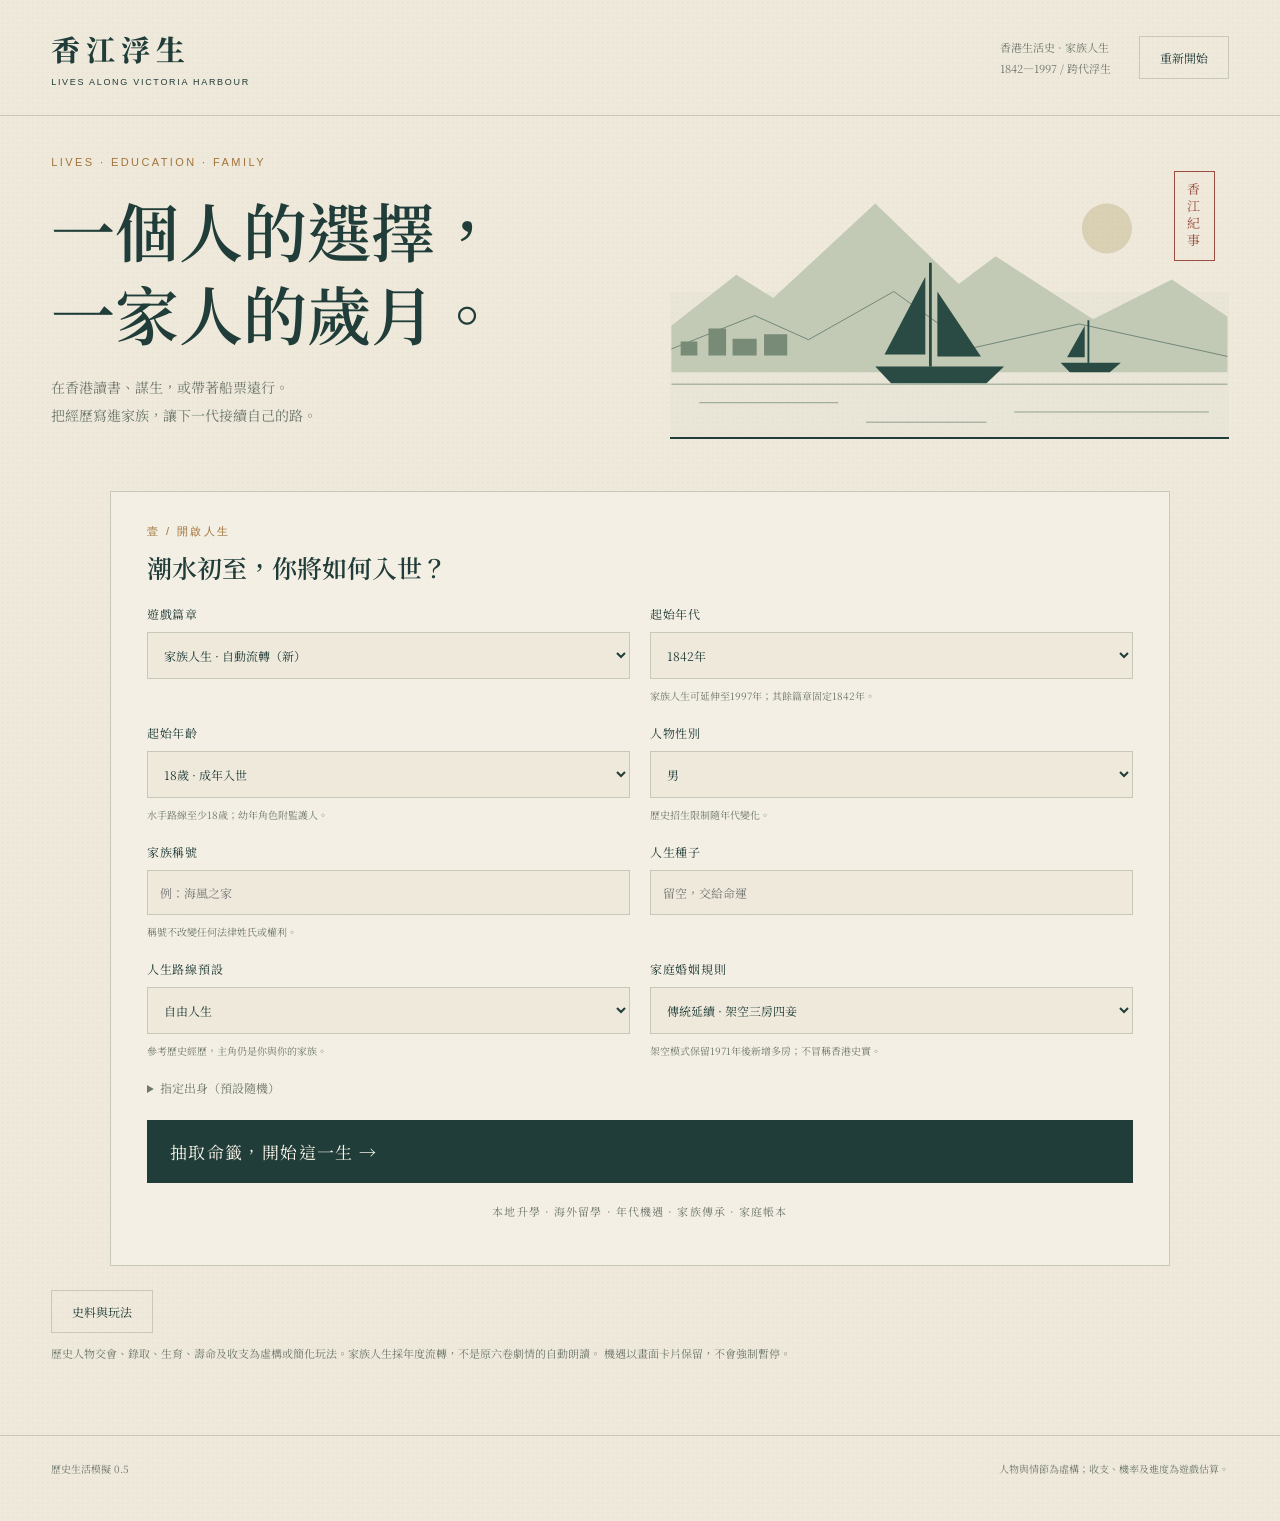
<file: harbour-lives/index.html>
<!doctype html><html lang="zh-Hant"><head><meta charset="utf-8"><meta name="viewport" content="width=device-width,initial-scale=1"><title>香江浮生 · Lives Along Victoria Harbour</title><link rel="stylesheet" href="style.css?v=0.5"><link rel="stylesheet" href="life-style.css?v=0.5"></head><body><header><a href="#" class="brand">香江浮生<span>LIVES ALONG VICTORIA HARBOUR</span></a><div class="edition">香港生活史 · 家族人生<br>1842—1997 / 跨代浮生</div><button id="newGame" class="quiet">重新開始</button></header><main id="app"></main><dialog id="modal"><div id="modalBody"></div><button id="closeModal">返回街頭</button></dialog><footer>歷史生活模擬 0.5 <span>人物與情節為虛構；收支、機率及進度為遊戲估算。</span></footer><script src="game.js"></script><script src="story-data.js"></script><script src="chronicle.js"></script><script src="onboarding.js"></script><script src="life-data.js?v=0.5"></script><script src="life-engine.js?v=0.5"></script><script src="route-data.js?v=0.5"></script><script src="life-expansion.js?v=0.5"></script></body></html>
</file>
<file: harbour-lives/style.css>
@import url('https://fonts.googleapis.com/css2?family=Noto+Serif+TC:wght@400;600;800&display=swap');
.story-layout{display:grid;grid-template-columns:235px minmax(0,760px);gap:55px;justify-content:center}.story-progress{display:grid;grid-template-columns:repeat(6,1fr);border-top:1px solid #c8c8b6;border-bottom:1px solid #c8c8b6;margin:28px 0 36px}.story-progress span{font-size:12px;padding:14px 8px;color:#838a7b;text-align:center;border-bottom:2px solid transparent}.story-progress small{display:block;font:10px Georgia;margin-top:5px}.story-progress .current{color:#213d39;background:#dadfcf88;border-bottom-color:#a1743b}.story-progress .complete{color:#a1743b}.story-page h2{font-size:36px;margin:18px 0 22px}.story-page>p{font-size:16px;line-height:2.2}.chapter-intro{color:#7d765f;font-size:13px!important;border-bottom:1px solid #c8c8b6;padding-bottom:20px}.origin-voice{border-left:2px solid #a1743b;padding:12px 20px;background:#f7f3e766;margin:24px 0}.origin-voice span{font-size:11px;color:#a1743b;letter-spacing:.1em}.origin-voice p{font-size:14px;line-height:2;margin:10px 0}.story-page blockquote{margin:30px 0;font-size:21px;line-height:1.9;color:#426054}.story-page cite{display:block;text-align:right;font-style:normal;font-size:12px;color:#6f786d}.story-choices{display:grid;gap:12px}.story-choices button{display:flex;align-items:center;gap:18px;text-align:left;background:#f7f3e7;color:#213d39;border:1px solid #c8c8b6;padding:19px}.story-choices button div{flex:1}.story-choices strong{display:block;font-size:16px;font-weight:600}.story-choices small{display:block;font-size:11px;color:#6f786d;margin-top:9px;line-height:1.8}.story-facts{margin-top:32px;padding:18px 0;border-top:1px solid #c8c8b6;font-size:12px;color:#6f786d}.story-facts summary{cursor:pointer}.story-facts p{font-size:12px;line-height:1.9}.story-facts a{color:#80603b}.story-echo{margin:20px 0;border-top:1px dotted #a1743b;padding:14px 0;color:#746344}.story-echo strong{font-size:11px;letter-spacing:.15em}.story-echo p{font-size:13px;line-height:1.9}.story-result{padding:24px;background:#dce3d1;border-left:3px solid #426054;margin:28px 0}.story-result p{font-size:15px;line-height:2}.story-result small{font-size:11px;color:#6f786d}.story-tools{display:grid;gap:9px;margin-top:25px}.story-ending{max-width:760px;margin:20px auto 60px}.story-ending>p{font-size:16px;line-height:2.2}.story-ending h2{font-size:20px}.story-ending h1{margin-bottom:30px}@media(min-width:1000px){.setup-fields{grid-template-columns:1fr 1fr}.setup{max-width:1060px}}@media(max-width:750px){.story-layout{grid-template-columns:1fr;gap:28px}.story-layout>aside{display:grid;grid-template-columns:1fr 1fr;gap:0 20px}.story-layout>aside>.panel-label,.story-layout>aside>.subtle,.story-layout>aside>.money,.story-tools{grid-column:1/-1}.story-tools{display:flex;flex-wrap:wrap;margin:10px 0}.story-tools button{padding:9px 12px}.story-progress{grid-template-columns:repeat(3,1fr)}.story-page h2{font-size:29px}.story-page>p{font-size:15px}.story-page blockquote{font-size:19px}.story-choices button{padding:15px;gap:12px}}
.setup{border:1px solid #c8c8b6;background:#f8f4e9aa;padding:32px 36px;max-width:1060px;margin:0 auto}.setup-title h2{margin:14px 0 10px;font-size:28px}.setup-title p{font-size:13px;color:#6f786d;margin-bottom:26px}.setup-fields{display:grid;grid-template-columns:1fr 1fr 1fr;gap:20px}label{display:block;font-size:12px;letter-spacing:.06em}select,input{display:block;width:100%;font:inherit;color:#213d39;background:#eee9db;border:1px solid #c8c8b6;border-radius:0;padding:13px 12px;margin-top:10px;min-width:0}label small{display:block;font-size:10px;line-height:1.7;letter-spacing:0;color:#6f786d;margin-top:8px}.origin-settings{margin:20px 0;font-size:12px;color:#6f786d}.origin-settings summary{cursor:pointer}.origin-settings select{max-width:350px}.birth-button{width:100%;text-align:left;padding:18px 22px;font-size:17px;margin-top:4px;letter-spacing:.08em}.birth-button span{float:right}.setup-caption{text-align:center;font-size:11px;letter-spacing:.1em;color:#6f786d;margin-top:18px}.opening-hero{margin-bottom:35px}.life-controls{border-top:1px solid #c8c8b6;padding:16px 0 20px;display:grid;grid-template-columns:1fr auto;gap:12px 28px;margin-bottom:10px}.focus-field{max-width:420px}.focus-field select{margin-top:7px}.time-controls{display:flex;align-items:end;gap:10px}.time-controls select{width:auto}.time-controls button{white-space:nowrap;height:46px}.seed-line{grid-column:1/-1;color:#6f786d;font:10px Arial;line-height:1.7;overflow-wrap:anywhere}.sr-only{position:absolute;width:1px;height:1px;padding:0;margin:-1px;overflow:hidden;clip:rect(0,0,0,0);white-space:nowrap;border:0}button:focus-visible,input:focus-visible,select:focus-visible,summary:focus-visible{outline:2px solid #a1743b;outline-offset:4px}@media(max-width:800px){.setup{padding:24px}.setup-fields{grid-template-columns:1fr}.setup-title h2{font-size:23px}.life-controls{grid-template-columns:1fr}.time-controls{justify-content:space-between}.time-controls select{flex:1}.setup-caption{line-height:2}.opening-hero h1{font-size:40px}}
:root{--ink:#213d39;--paper:#eee9db;--muted:#6f786d;--line:#c8c8b6;--gold:#a1743b;--red:#9b4e3f}*{box-sizing:border-box}body{margin:0;background:var(--paper);color:var(--ink);font-family:Georgia,'Noto Serif TC',serif;background-image:radial-gradient(#8e8a6a0d 1px,transparent 1px);background-size:5px 5px}header{max-width:1400px;margin:auto;padding:28px 4%;display:flex;align-items:center;border-bottom:1px solid var(--line);gap:28px}.brand{font-size:29px;font-weight:800;letter-spacing:.2em;color:inherit;text-decoration:none}.brand span{display:block;font:9px Arial;letter-spacing:.19em;margin-top:8px}.edition{font-size:11px;line-height:1.9;color:var(--muted);margin-left:auto}button{font:inherit;cursor:pointer;border:1px solid var(--ink);background:var(--ink);color:#faf6e9;padding:12px 20px;transition:.2s}button:hover{filter:brightness(1.15);transform:translateY(-1px)}button:disabled{opacity:.4;cursor:not-allowed;transform:none}.quiet{background:transparent;color:var(--ink);border-color:var(--line);font-size:12px}main{max-width:1400px;margin:auto;padding:40px 4%}.eyebrow{font:11px Arial;letter-spacing:.22em;color:var(--gold);text-transform:uppercase}h1{font-size:clamp(40px,5vw,72px);font-weight:600;line-height:1.3;margin:20px 0}h2{font-size:25px;font-weight:600;margin:10px 0 20px}h3{font-weight:600}p{line-height:1.95}.hero{display:grid;grid-template-columns:1fr 1fr;gap:60px;align-items:center;margin-bottom:48px}.hero p{max-width:510px;color:var(--muted);font-size:14px}.harbour{position:relative;height:280px;overflow:hidden;border-bottom:2px solid var(--ink);background:linear-gradient(transparent 48%,#cad2c524 48%)}.harbour svg{width:100%;height:100%}.stamp{position:absolute;right:14px;top:12px;border:1px solid var(--red);color:var(--red);padding:10px;writing-mode:vertical-rl;letter-spacing:.3em;font-size:13px}.sectionbar{display:flex;justify-content:space-between;align-items:center;border-top:1px solid var(--ink);padding:18px 0;font-size:12px;letter-spacing:.1em}.origins{display:grid;grid-template-columns:repeat(4,1fr);gap:16px}.origin{padding:24px;border:1px solid var(--line);background:#f7f3e655;cursor:pointer;text-align:left;color:var(--ink);min-height:265px}.origin:hover{border-color:var(--gold);background:#f9f5e8}.number{font:12px Arial;color:var(--gold)}.origin h3{font-size:20px;margin:32px 0 10px}.origin p{font-size:12px;color:var(--muted);min-height:70px}.origin small{font-size:11px}.intro-bottom{display:flex;gap:12px;margin-top:24px}.game-head{display:flex;justify-content:space-between;align-items:end;gap:20px;margin-bottom:28px}.game-head h1{font-size:38px;margin:10px 0}.game-head p{font-size:12px;margin:0;color:var(--muted)}.date{text-align:right;font-size:27px}.date small{font-size:11px;color:var(--muted);display:block;margin-top:7px}.layout{display:grid;grid-template-columns:245px 1fr 280px;gap:28px}.panel{border-top:2px solid var(--ink);padding-top:18px}.panel-label{font-size:11px;letter-spacing:.15em;color:var(--muted);margin-bottom:20px}.stat{margin:17px 0;font-size:12px}.stat div{display:flex;justify-content:space-between;margin-bottom:9px}progress{width:100%;height:4px;border:0;display:block;accent-color:var(--ink)}progress::-webkit-progress-bar{background:#d7d7c8}progress::-webkit-progress-value{background:var(--ink)}.money{font-size:35px;margin:7px 0}.subtle{font-size:11px;color:var(--muted);line-height:1.8}.tabs{display:flex;border-bottom:1px solid var(--line);margin-bottom:24px;gap:24px}.tabs button{background:none;color:var(--muted);padding:10px 0;border:0;border-bottom:2px solid transparent;font-size:13px}.tabs button.active{color:var(--ink);border-bottom-color:var(--ink)}.scene{padding:20px 24px;background:#d8ddcd66;border-left:3px solid var(--gold);margin-bottom:24px}.scene h3{margin:0 0 10px;font-size:20px}.scene p{font-size:13px;margin:0}.actions{display:grid;grid-template-columns:1fr 1fr;gap:12px}.action{color:var(--ink);border-color:var(--line);background:#f6f1e655;text-align:left;padding:17px}.action strong{display:block;font-size:15px;font-weight:600;margin-bottom:7px}.action small{font-size:11px;color:var(--muted);line-height:1.7;display:block}.turn{display:flex;align-items:center;justify-content:space-between;margin-top:24px;border-top:1px solid var(--line);padding-top:18px}.turn span{font-size:11px;color:var(--muted)}.log{border-bottom:1px solid var(--line);padding:13px 0;font-size:12px;line-height:1.8}.log small{display:block;color:var(--gold);font-size:10px}.ledger{display:flex;justify-content:space-between;border-bottom:1px solid var(--line);padding:13px 0;font-size:13px}.job{padding:20px;border:1px solid var(--line);margin:12px 0}.job p{font-size:12px}.badge{font-size:10px;background:#d4dacb;padding:4px 8px}.notice{font-size:12px;color:var(--red);line-height:1.8}dialog{max-width:600px;width:90%;background:var(--paper);color:var(--ink);border:1px solid var(--gold);padding:32px;max-height:85vh}dialog::backdrop{background:#172d2bd9}dialog p,dialog li{font-size:13px;line-height:1.9}dialog a{color:var(--gold)}.choices{display:grid;gap:12px;margin:24px 0}.choices button{text-align:left}footer{max-width:1400px;margin:20px auto;padding:25px 4%;font-size:10px;color:var(--muted);border-top:1px solid var(--line);display:flex;justify-content:space-between;gap:20px}@media(max-width:1050px){.layout{grid-template-columns:200px 1fr}.journal{grid-column:1/-1}.origins{grid-template-columns:1fr 1fr}}@media(max-width:650px){header{padding:20px}.edition{display:none}.brand{font-size:23px}header button{margin-left:auto}main{padding:25px 20px}.hero{grid-template-columns:1fr;gap:10px;margin-bottom:25px}.harbour{height:160px}.origins{gap:10px}.origin{padding:16px;min-height:230px}.origin h3{font-size:16px;margin-top:20px}.layout{grid-template-columns:1fr}.sidebar{display:grid;grid-template-columns:1fr 1fr;gap:0 25px}.sidebar .panel-label,.sidebar .money,.sidebar .subtle,.sidebar button{grid-column:1/-1}.game-head{align-items:start}.game-head h1{font-size:27px}.date{font-size:20px;min-width:100px}.tabs{gap:18px}.action{padding:13px}.turn{gap:10px}footer{display:block;line-height:2}footer span{display:block}}
</file>
<file: harbour-lives/life-style.css>
.dynasty-layout{display:grid;grid-template-columns:205px minmax(0,1fr) 265px;gap:28px}.english-name{display:block;font-size:15px;font-weight:400;letter-spacing:0;margin-top:10px}.dynasty-layout .money{font-size:38px}.household-ledger{position:sticky;top:20px;align-self:start;background:#e7e5d5;padding:20px 18px;border:1px solid #c8c8b6;border-top:3px solid #a1743b}.household-ledger .ledger{font-size:12px;padding:14px 0}.family-grid{display:grid;grid-template-columns:repeat(2,minmax(0,1fr));gap:12px;margin:18px 0 30px}.family-member{border:1px solid #c8c8b6;padding:18px;background:#f8f4e755;overflow-wrap:anywhere}.family-member.active{border-color:#6e8b73;background:#dbe1d055}.family-member h3{font-size:17px;margin:16px 0 8px}.family-member button{font-size:11px;padding:8px 11px;margin:5px 6px 0 0}.d-main .scene h2{font-size:27px;margin:12px 0}.d-main .scene p{font-size:13px}.d-journal .log{padding:16px 0}.d-character .stat{margin:22px 0}.d-character progress{height:4px}.choices button small{display:block;font-size:11px;margin-top:8px;line-height:1.8;opacity:.8}.household-ledger .story-tools button{width:100%;text-align:left}select:disabled,input:disabled{opacity:.5}.life-controls .time-controls{flex-wrap:wrap}.seed-line{margin:0}.setup .setup-fields{grid-template-columns:repeat(2,minmax(0,1fr))}@media(max-width:1100px){.dynasty-layout{grid-template-columns:175px minmax(0,1fr) 225px;gap:18px}.household-ledger{padding:16px 13px}}@media(max-width:850px){.dynasty-layout{grid-template-columns:minmax(0,1fr) 240px}.d-character{grid-column:1/-1;display:grid;grid-template-columns:repeat(5,1fr);gap:0 18px}.d-character>.panel-label,.d-character>.subtle,.d-character>.story-tools{grid-column:1/-1}.d-character .story-tools{display:flex;flex-wrap:wrap;margin:5px 0 15px}.d-character .stat{margin:10px 0}.d-character .stat div{gap:5px}.family-grid{grid-template-columns:1fr}.life-controls{grid-template-columns:1fr}.time-controls{justify-content:flex-start}}@media(max-width:620px){.dynasty-layout{display:flex;flex-direction:column}.d-character{display:grid;grid-template-columns:repeat(3,1fr);order:0}.d-main{order:2}.household-ledger{position:static;order:1;width:100%;margin:8px 0 20px}.household-ledger .ledger{display:inline-flex;width:48%;gap:12px;justify-content:space-between;padding-right:15px}.household-ledger .story-tools{display:grid;grid-template-columns:1fr 1fr}.household-ledger .story-tools button{font-size:12px;text-align:center;padding:10px}.family-grid{grid-template-columns:1fr 1fr}.setup .setup-fields{grid-template-columns:1fr}.game-head h1{font-size:27px}.english-name{font-size:13px}.time-controls select{min-width:170px}.life-controls .time-controls button{padding:10px 12px}.d-main .scene{padding:18px}.family-member{padding:13px}.family-member h3{font-size:15px}}@media(max-width:380px){.family-grid{grid-template-columns:1fr}}
.flow-settings{display:contents}.opportunity-card{background:#f9f5e7;border:1px solid #b9b9a2;border-top:3px solid #a1743b;padding:22px;margin-bottom:25px}.opportunity-heading{display:flex;justify-content:space-between;align-items:start;gap:16px}.opportunity-heading h2{font-size:25px;line-height:1.5;margin:12px 0}.opportunity-card>p{font-size:13px;line-height:2}.opportunity-choices{display:grid;gap:10px;margin:20px 0}.opportunity-choices button{background:#edf0e1;color:#213d39;border:1px solid #bfc5b2;text-align:left;padding:15px}.opportunity-choices button small{font-size:10px;display:block;line-height:1.8;margin-top:7px;color:#6f786d}.opportunity-footer{display:flex;justify-content:space-between;align-items:center;gap:15px}.opportunity-footer small{font-size:10px;color:#7b796c}.opportunity-footer button{font-size:10px;padding:8px 10px}.opportunity-card details{margin-top:15px;font-size:11px;color:#6f786d}.opportunity-card a{color:#906d3c}.queued-events{display:flex;flex-wrap:wrap;gap:8px;margin:14px 0}.queued-events button{font-size:10px;padding:7px 10px}.route-dashboard{margin:20px 0 30px}.route-dashboard h3{font-size:18px}.route-dashboard p{font-size:12px;line-height:1.9}.family-rooms{margin-top:25px}.family-rooms h3{font-size:15px}.family-rooms .ledger{display:block}.family-rooms small{display:block;font-size:10px;color:#6f786d;margin-top:7px}@media(max-width:620px){.opportunity-card{padding:17px}.opportunity-heading h2{font-size:22px}.opportunity-footer{align-items:start}.household-ledger .family-rooms .ledger{width:100%}}
</file>
